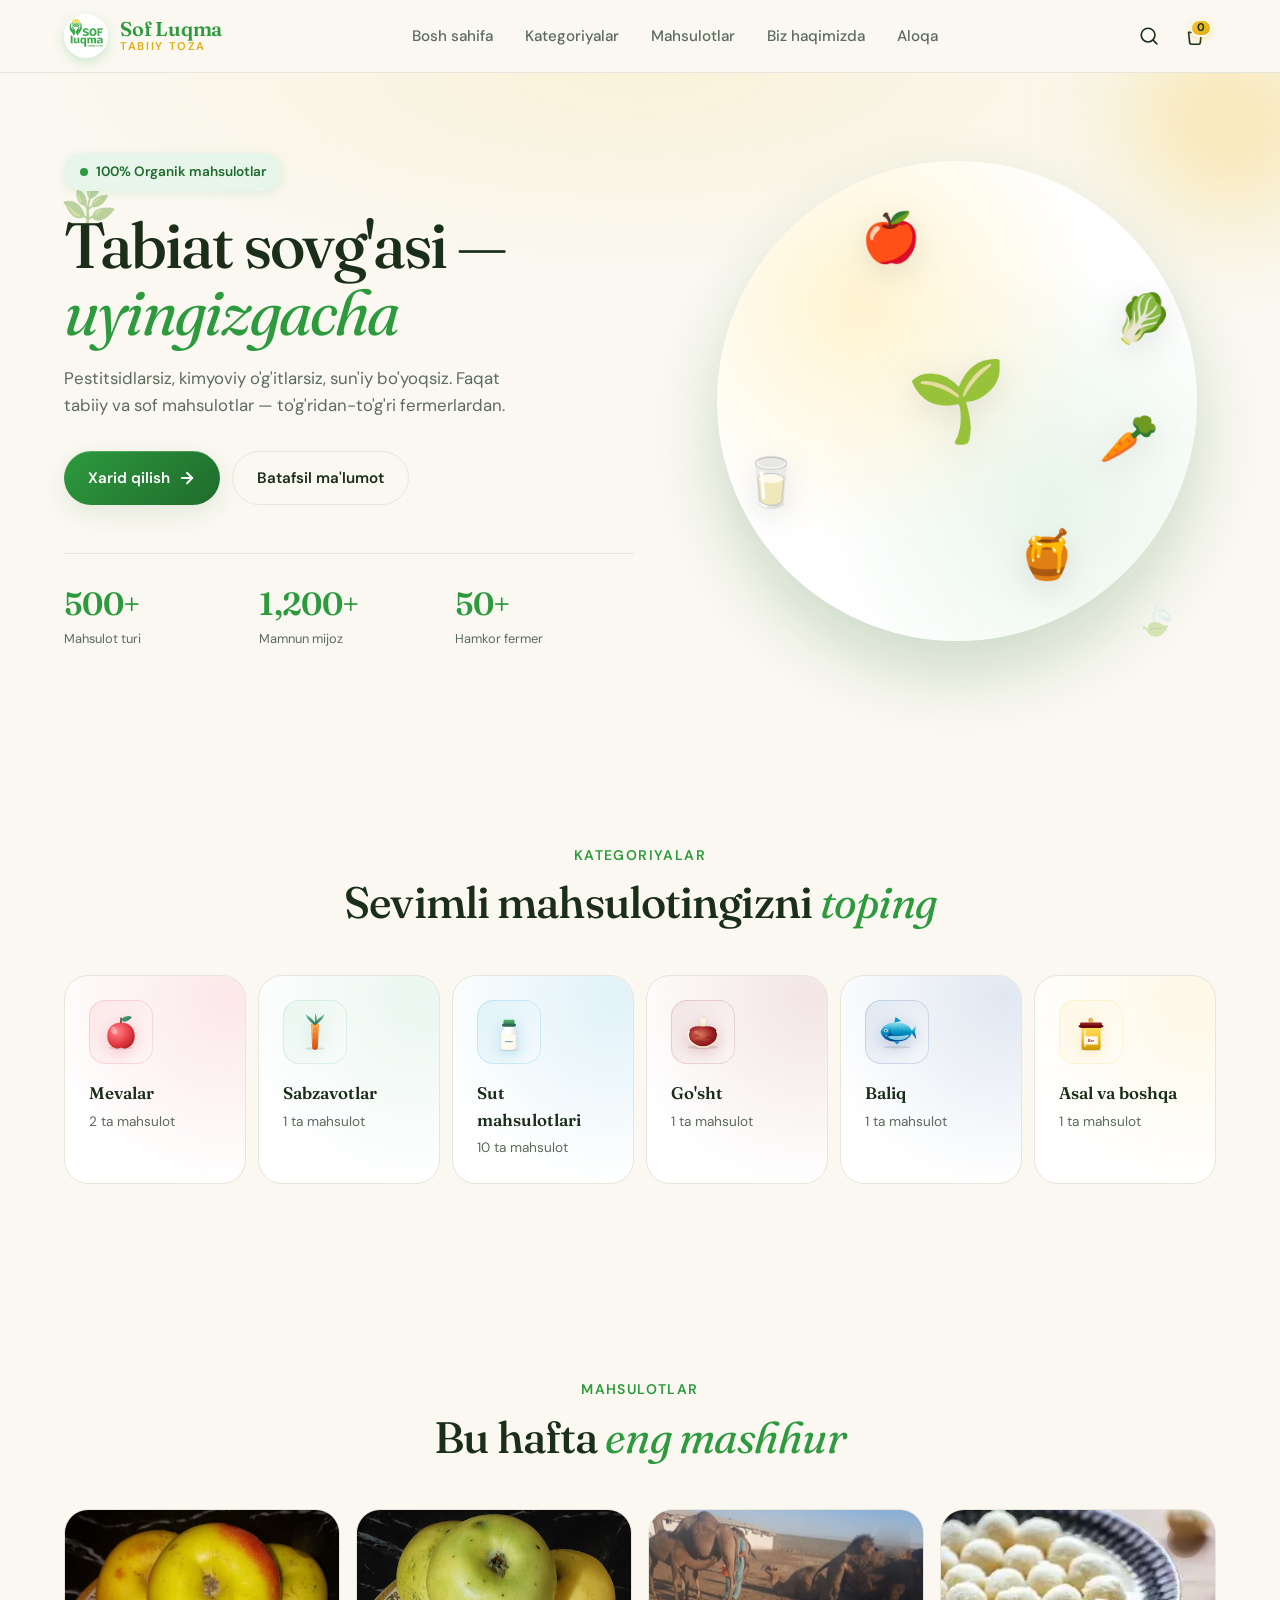
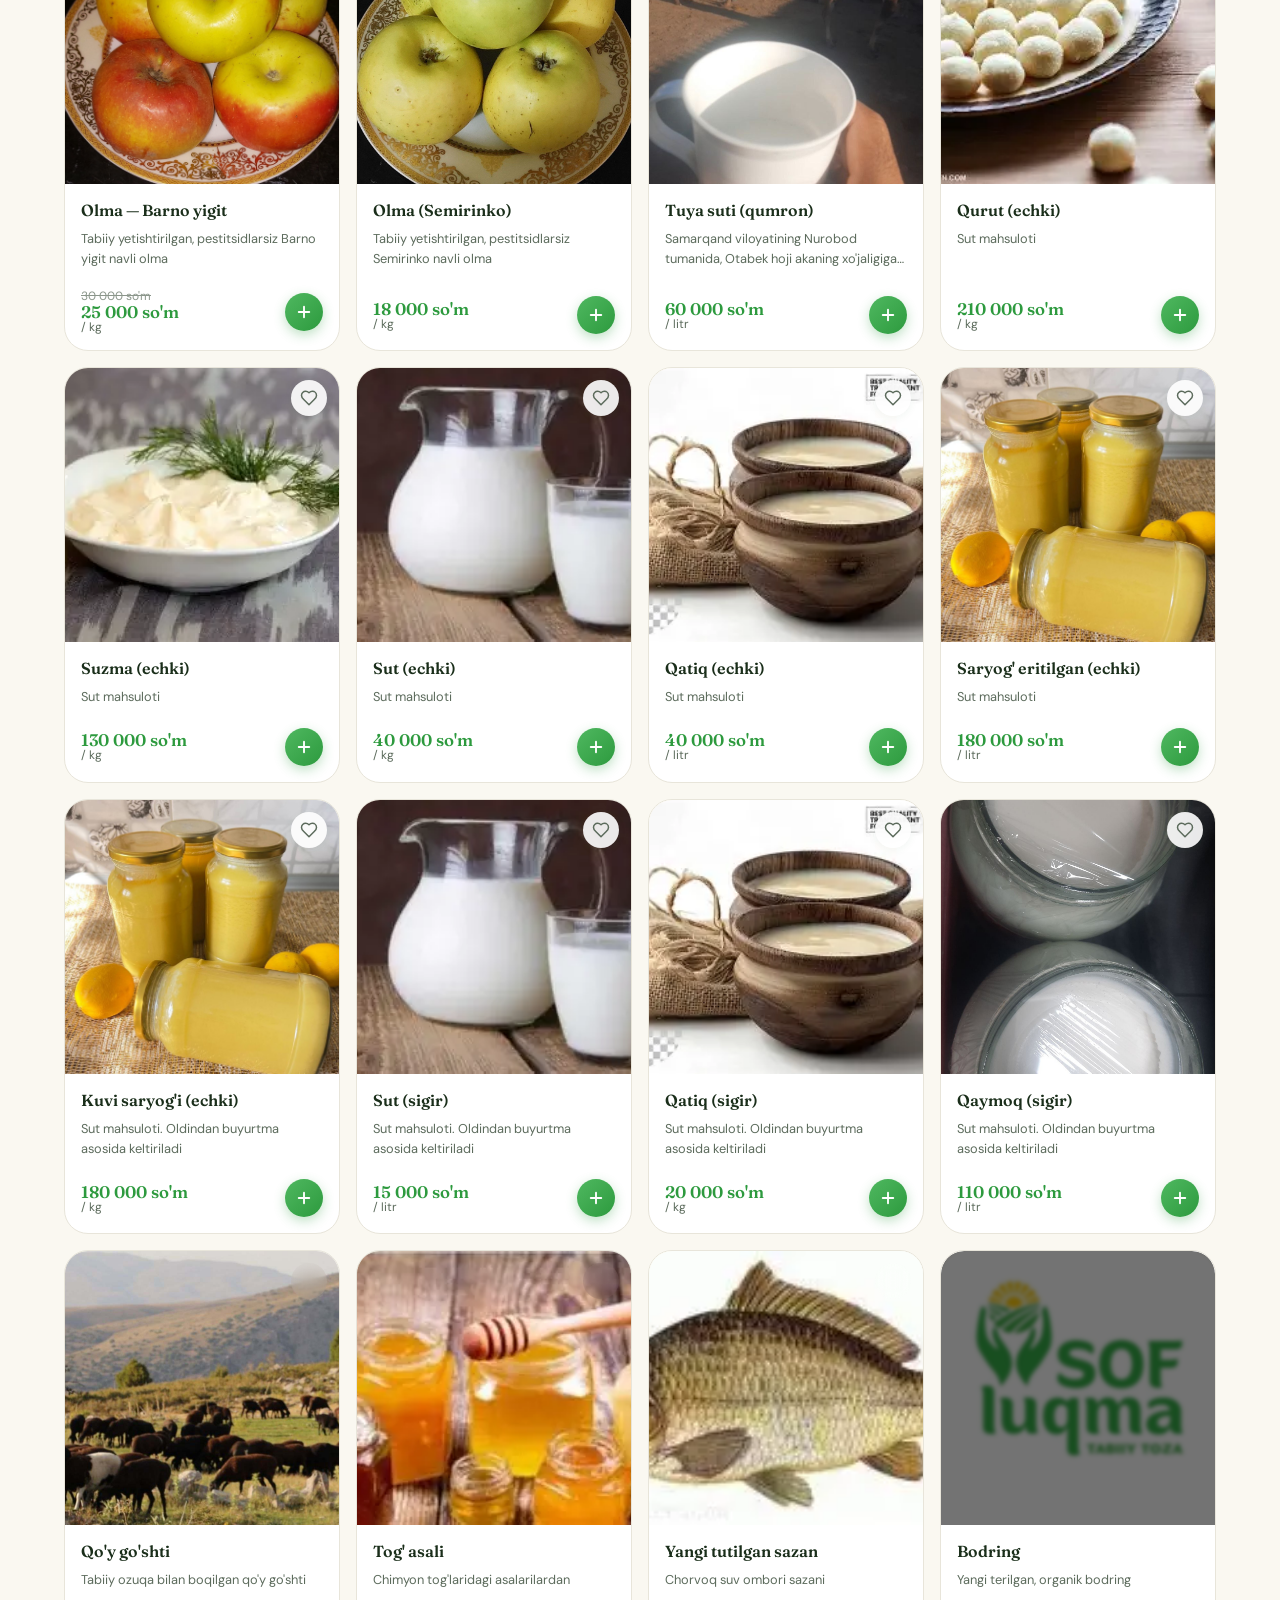
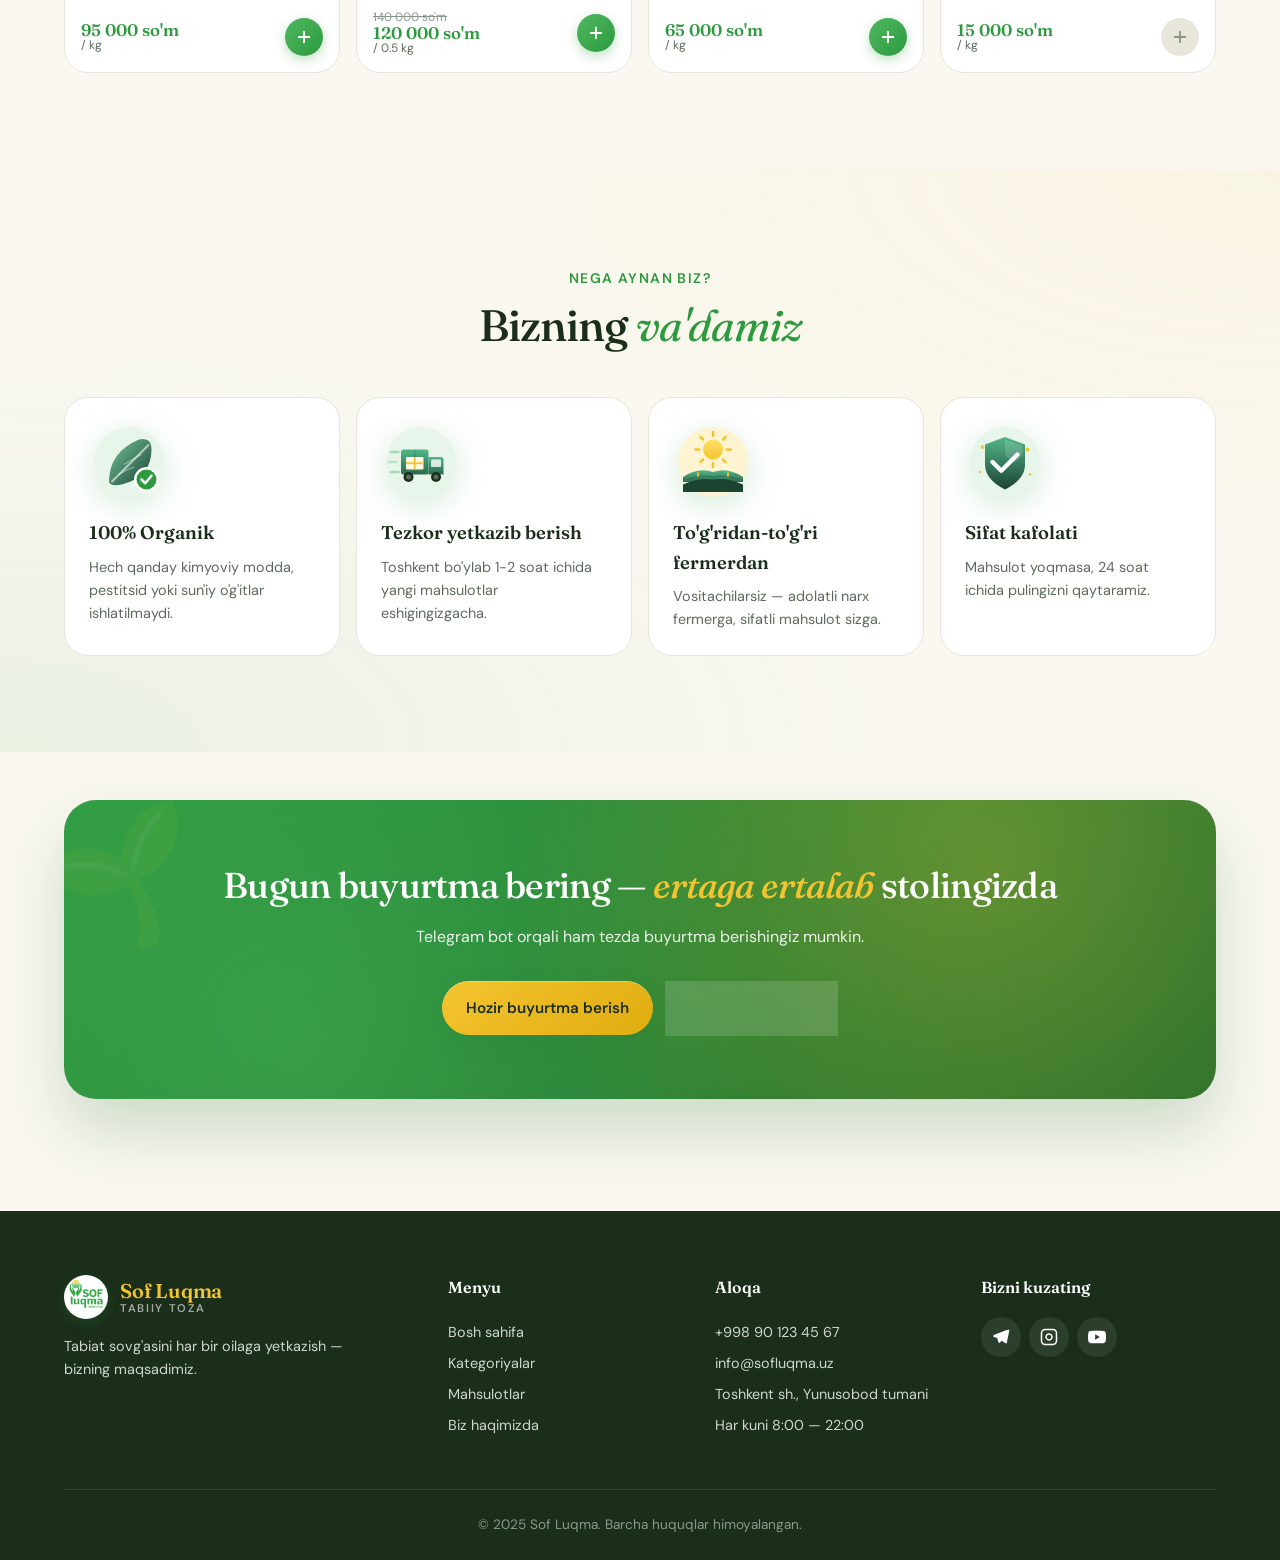
<file: index.html>
<!DOCTYPE html>
<html lang="uz">
<head>
  <meta charset="UTF-8">
  <meta name="viewport" content="width=device-width, initial-scale=1.0, maximum-scale=5.0">
  <meta name="theme-color" content="#2D9A3E">
  <meta name="description" content="Sof Luqma — organik, dorisiz yetishtirilgan tabiiy meva, sabzavot, sut, go'sht va baliq mahsulotlari. Toshkent bo'ylab yetkazib berish.">
  <title>Sof Luqma — Tabiiy Toza Mahsulotlar</title>

  <link rel="icon" type="image/jpeg" href="images/logo.jpg">

  <!-- Telegram Web App SDK -->
  <script src="https://telegram.org/js/telegram-web-app.js"></script>

  <!-- Fonts: Fraunces (display) + DM Sans (body) -->
  <link rel="preconnect" href="https://fonts.googleapis.com">
  <link rel="preconnect" href="https://fonts.gstatic.com" crossorigin>
  <link href="https://fonts.googleapis.com/css2?family=Fraunces:opsz,wght@9..144,400;9..144,500;9..144,600;9..144,700&family=DM+Sans:wght@400;500;600;700&display=swap" rel="stylesheet">

  <link rel="stylesheet" href="static/css/style.css">
</head>
<body>

  <!-- =================== HEADER =================== -->
  <header class="header" id="header">
    <div class="container header__inner">

      <a href="#home" class="logo" aria-label="Sof Luqma — bosh sahifa">
        <img src="static/img/logo.jpg" alt="" class="logo__img">
        <div class="logo__text">
          <span class="logo__name">Sof Luqma</span>
          <span class="logo__tagline">Tabiiy Toza</span>
        </div>
      </a>

      <nav class="nav" aria-label="Asosiy menyu">
        <ul class="nav__list">
          <li><a href="#home" class="nav__link">Bosh sahifa</a></li>
          <li><a href="#categories" class="nav__link">Kategoriyalar</a></li>
          <li><a href="#products" class="nav__link">Mahsulotlar</a></li>
          <li><a href="#features" class="nav__link">Biz haqimizda</a></li>
          <li><a href="#contact" class="nav__link">Aloqa</a></li>
        </ul>
      </nav>

      <div class="header__actions">
        <!-- Search — Phosphor-style stroke icon -->
        <button class="icon-btn" aria-label="Qidiruv">
          <svg width="22" height="22" viewBox="0 0 24 24" fill="none" stroke="currentColor" stroke-width="1.8" stroke-linecap="round" stroke-linejoin="round">
            <circle cx="11" cy="11" r="7.5"/>
            <path d="m20.5 20.5-4-4"/>
          </svg>
        </button>

        <!-- Cart — premium bag icon -->
        <button class="icon-btn cart-btn" aria-label="Savat" id="cartBtn">
          <svg width="22" height="22" viewBox="0 0 24 24" fill="none" stroke="currentColor" stroke-width="1.8" stroke-linecap="round" stroke-linejoin="round">
            <path d="M5 8h14l-1.2 11.2a2 2 0 0 1-2 1.8H8.2a2 2 0 0 1-2-1.8L5 8Z"/>
            <path d="M9 8V6a3 3 0 0 1 6 0v2"/>
          </svg>
          <span class="cart-btn__badge" id="cartBadge">0</span>
        </button>

        <!-- Burger -->
        <button class="icon-btn burger" aria-label="Menyuni ochish" id="burgerBtn">
          <span></span><span></span><span></span>
        </button>
      </div>
    </div>
  </header>

  <main>

    <!-- =================== HERO =================== -->
    <section class="hero" id="home">
      <div class="hero__decor hero__decor--sun" aria-hidden="true"></div>
      <div class="hero__decor hero__decor--leaf" aria-hidden="true">🌿</div>
      <div class="hero__decor hero__decor--leaf-2" aria-hidden="true">🍃</div>

      <div class="container hero__inner">
        <div class="hero__content">
          <span class="hero__badge">
            <span class="hero__badge-dot"></span>
            100% Organik mahsulotlar
          </span>
          <h1 class="hero__title">
            Tabiat sovg'asi —<br>
            <em>uyingizgacha</em>
          </h1>
          <p class="hero__desc">
            Pestitsidlarsiz, kimyoviy o'g'itlarsiz, sun'iy bo'yoqsiz.
            Faqat tabiiy va sof mahsulotlar — to'g'ridan-to'g'ri fermerlardan.
          </p>

          <div class="hero__actions">
            <a href="#products" class="btn btn--primary">
              Xarid qilish
              <svg width="18" height="18" viewBox="0 0 24 24" fill="none" stroke="currentColor" stroke-width="2.5" stroke-linecap="round" stroke-linejoin="round"><path d="M5 12h14"/><path d="m12 5 7 7-7 7"/></svg>
            </a>
            <a href="#features" class="btn btn--ghost">Batafsil ma'lumot</a>
          </div>

          <ul class="hero__stats">
            <li><strong>500+</strong><span>Mahsulot turi</span></li>
            <li><strong>1,200+</strong><span>Mamnun mijoz</span></li>
            <li><strong>50+</strong><span>Hamkor fermer</span></li>
          </ul>
        </div>

        <div class="hero__visual" aria-hidden="true">
          <div class="hero__circle">
            <span class="hero__emoji hero__emoji--1">🍎</span>
            <span class="hero__emoji hero__emoji--2">🥬</span>
            <span class="hero__emoji hero__emoji--3">🥛</span>
            <span class="hero__emoji hero__emoji--4">🍯</span>
            <span class="hero__emoji hero__emoji--5">🥕</span>
            <span class="hero__emoji hero__emoji--center">🌱</span>
          </div>
        </div>
      </div>
    </section>

    <!-- =================== CATEGORIES =================== -->
    <section class="section categories" id="categories">
      <div class="container">
        <header class="section__header">
          <span class="section__eyebrow">Kategoriyalar</span>
          <h2 class="section__title">Sevimli mahsulotingizni <em>toping</em></h2>
        </header>

        <div class="categories__grid" id="categoriesGrid"></div>
      </div>
    </section>

    <!-- =================== PRODUCTS =================== -->
    <section class="section products" id="products">
      <div class="container">
        <header class="section__header">
          <span class="section__eyebrow">Mahsulotlar</span>
          <h2 class="section__title">Bu hafta <em>eng mashhur</em></h2>
        </header>

        <div class="products__grid" id="productsGrid"></div>
      </div>
    </section>

    <!-- =================== FEATURES =================== -->
    <section class="section features" id="features">
      <div class="container">
        <header class="section__header">
          <span class="section__eyebrow">Nega aynan biz?</span>
          <h2 class="section__title">Bizning <em>va'damiz</em></h2>
        </header>

        <div class="features__grid">
          <article class="feature">
            <div class="feature__icon-wrap" data-feature="organic"></div>
            <h3 class="feature__title">100% Organik</h3>
            <p class="feature__desc">Hech qanday kimyoviy modda, pestitsid yoki sun'iy o'g'itlar ishlatilmaydi.</p>
          </article>

          <article class="feature">
            <div class="feature__icon-wrap" data-feature="delivery"></div>
            <h3 class="feature__title">Tezkor yetkazib berish</h3>
            <p class="feature__desc">Toshkent bo'ylab 1-2 soat ichida yangi mahsulotlar eshigingizgacha.</p>
          </article>

          <article class="feature">
            <div class="feature__icon-wrap" data-feature="farmer"></div>
            <h3 class="feature__title">To'g'ridan-to'g'ri fermerdan</h3>
            <p class="feature__desc">Vositachilarsiz — adolatli narx fermerga, sifatli mahsulot sizga.</p>
          </article>

          <article class="feature">
            <div class="feature__icon-wrap" data-feature="quality"></div>
            <h3 class="feature__title">Sifat kafolati</h3>
            <p class="feature__desc">Mahsulot yoqmasa, 24 soat ichida pulingizni qaytaramiz.</p>
          </article>
        </div>
      </div>
    </section>

    <!-- =================== CTA =================== -->
    <section class="cta">
      <div class="container">
        <div class="cta__inner">
          <div class="cta__content">
            <h2 class="cta__title">Bugun buyurtma bering — <em>ertaga ertalab</em> stolingizda</h2>
            <p class="cta__desc">Telegram bot orqali ham tezda buyurtma berishingiz mumkin.</p>
          </div>
          <div class="cta__actions">
            <a href="#products" class="btn btn--accent">Hozir buyurtma berish</a>
            <a href="https://t.me/" class="btn btn--ghost-light" target="_blank" rel="noopener">
              <svg width="18" height="18" viewBox="0 0 24 24" fill="currentColor"><path d="M21.05 2.927a1.5 1.5 0 0 0-1.554-.27L2.495 9.31a1.5 1.5 0 0 0 .078 2.808l4.31 1.317 1.633 5.46a1.2 1.2 0 0 0 2.013.534l2.516-2.5 4.41 3.222a1.5 1.5 0 0 0 2.353-.95l3.18-15.34a1.5 1.5 0 0 0-.939-1.934Z"/></svg>
              Telegram bot
            </a>
          </div>
        </div>
      </div>
    </section>
  </main>

  <!-- =================== FOOTER =================== -->
  <footer class="footer" id="contact">
    <div class="container">
      <div class="footer__grid">

        <div class="footer__brand">
          <div class="logo logo--footer">
            <img src="static/img/logo.jpg" alt="" class="logo__img">
            <div class="logo__text">
              <span class="logo__name">Sof Luqma</span>
              <span class="logo__tagline">Tabiiy Toza</span>
            </div>
          </div>
          <p class="footer__tagline">Tabiat sovg'asini har bir oilaga yetkazish — bizning maqsadimiz.</p>
        </div>

        <div class="footer__col">
          <h4>Menyu</h4>
          <ul>
            <li><a href="#home">Bosh sahifa</a></li>
            <li><a href="#categories">Kategoriyalar</a></li>
            <li><a href="#products">Mahsulotlar</a></li>
            <li><a href="#features">Biz haqimizda</a></li>
          </ul>
        </div>

        <div class="footer__col">
          <h4>Aloqa</h4>
          <ul>
            <li><a href="tel:+998901234567">+998 90 123 45 67</a></li>
            <li><a href="mailto:info@sofluqma.uz">info@sofluqma.uz</a></li>
            <li>Toshkent sh., Yunusobod tumani</li>
            <li>Har kuni 8:00 — 22:00</li>
          </ul>
        </div>

        <div class="footer__col">
          <h4>Bizni kuzating</h4>
          <div class="socials">
            <a href="#" class="social" aria-label="Telegram">
              <svg width="18" height="18" viewBox="0 0 24 24" fill="currentColor"><path d="M21.05 2.927a1.5 1.5 0 0 0-1.554-.27L2.495 9.31a1.5 1.5 0 0 0 .078 2.808l4.31 1.317 1.633 5.46a1.2 1.2 0 0 0 2.013.534l2.516-2.5 4.41 3.222a1.5 1.5 0 0 0 2.353-.95l3.18-15.34a1.5 1.5 0 0 0-.939-1.934Z"/></svg>
            </a>
            <a href="#" class="social" aria-label="Instagram">
              <svg width="18" height="18" viewBox="0 0 24 24" fill="none" stroke="currentColor" stroke-width="2"><rect width="20" height="20" x="2" y="2" rx="5"/><path d="M16 11.37A4 4 0 1 1 12.63 8 4 4 0 0 1 16 11.37z"/><line x1="17.5" x2="17.51" y1="6.5" y2="6.5"/></svg>
            </a>
            <a href="#" class="social" aria-label="YouTube">
              <svg width="18" height="18" viewBox="0 0 24 24" fill="currentColor"><path d="M23.498 6.186a3.016 3.016 0 0 0-2.122-2.136C19.505 3.545 12 3.545 12 3.545s-7.505 0-9.377.505A3.017 3.017 0 0 0 .502 6.186C0 8.07 0 12 0 12s0 3.93.502 5.814a3.016 3.016 0 0 0 2.122 2.136c1.871.505 9.376.505 9.376.505s7.505 0 9.377-.505a3.015 3.015 0 0 0 2.122-2.136C24 15.93 24 12 24 12s0-3.93-.502-5.814zM9.545 15.568V8.432L15.818 12l-6.273 3.568z"/></svg>
            </a>
          </div>
        </div>
      </div>

      <div class="footer__bottom">
        <p>© 2025 Sof Luqma. Barcha huquqlar himoyalangan.</p>
      </div>
    </div>
  </footer>

  <!-- Scripts: tartib muhim — icons -> data -> main -->
  <script src="static/js/icons.js"></script>
  <script src="static/js/data.js"></script>
  <script src="static/js/main.js"></script>
</body>
</html>
</file>
<file: static/css/style.css>
/* ============================================
   SOF LUQMA — Premium Stylesheet
   ============================================ */


/* ========== 1. DESIGN TOKENS ========== */
:root {
  /* Brand colors */
  --color-primary:        #2D9A3E;
  --color-primary-dark:   #1F6B2C;
  --color-primary-light:  #4FB860;
  --color-primary-50:     #E8F5EA;

  --color-accent:         #F4C430;
  --color-accent-dark:    #E0AD0F;
  --color-accent-soft:    #FFF4D1;

  --color-bg:             #FAF8F1;
  --color-bg-alt:         #FFFFFF;
  --color-surface:        #FFFFFF;

  --color-text:           #1A2E1A;
  --color-text-soft:      #5C6B5C;
  --color-text-muted:     #8B968B;
  --color-border:         #E8E5DA;

  --color-danger:         #E63946;
  --color-success:        #2D9A3E;

  /* Typography */
  --font-display: 'Fraunces', Georgia, serif;
  --font-body:    'DM Sans', system-ui, -apple-system, sans-serif;

  /* Spacing */
  --space-1: 0.25rem;  --space-2: 0.5rem;  --space-3: 0.75rem;
  --space-4: 1rem;     --space-5: 1.25rem; --space-6: 1.5rem;
  --space-8: 2rem;     --space-10: 2.5rem; --space-12: 3rem;
  --space-16: 4rem;    --space-20: 5rem;   --space-24: 6rem;

  /* Radii */
  --radius-sm: 0.5rem;  --radius-md: 1rem;
  --radius-lg: 1.5rem;  --radius-xl: 2rem;
  --radius-pill: 999px;

  /* Premium shadows */
  --shadow-sm:   0 2px 8px rgba(31, 107, 44, 0.06);
  --shadow-md:   0 8px 24px rgba(31, 107, 44, 0.10);
  --shadow-lg:   0 20px 50px rgba(31, 107, 44, 0.15);
  --shadow-xl:   0 32px 64px rgba(31, 107, 44, 0.20);
  --shadow-glow: 0 0 40px rgba(45, 154, 62, 0.25);

  /* Layout */
  --container: 1200px;
  --header-h:  72px;

  /* Motion */
  --ease:      cubic-bezier(0.4, 0, 0.2, 1);
  --ease-out:  cubic-bezier(0.16, 1, 0.3, 1);
  --ease-bounce: cubic-bezier(0.34, 1.56, 0.64, 1);
  --transition: 0.3s var(--ease);
}


/* ========== 2. RESET & BASE ========== */
*, *::before, *::after { box-sizing: border-box; }
* { margin: 0; padding: 0; }

html { scroll-behavior: smooth; -webkit-text-size-adjust: 100%; }

body {
  font-family: var(--font-body);
  font-size: 16px;
  line-height: 1.6;
  color: var(--color-text);
  background: var(--color-bg);
  -webkit-font-smoothing: antialiased;
  overflow-x: hidden;
}

img { max-width: 100%; display: block; }
a { color: inherit; text-decoration: none; }
button { font: inherit; cursor: pointer; background: none; border: none; color: inherit; }
ul { list-style: none; }


/* ========== 3. UTILITIES ========== */
.container {
  width: 100%;
  max-width: var(--container);
  margin: 0 auto;
  padding: 0 var(--space-4);
}

.section { padding: var(--space-16) 0; }

.section__header {
  text-align: center;
  margin-bottom: var(--space-12);
  max-width: 600px;
  margin-left: auto;
  margin-right: auto;
}

.section__eyebrow {
  display: inline-block;
  font-size: 0.875rem;
  font-weight: 600;
  letter-spacing: 0.1em;
  text-transform: uppercase;
  color: var(--color-primary);
  margin-bottom: var(--space-3);
}

.section__title {
  font-family: var(--font-display);
  font-size: clamp(1.75rem, 5vw, 2.75rem);
  font-weight: 500;
  line-height: 1.1;
  letter-spacing: -0.02em;
}

.section__title em {
  font-style: italic;
  color: var(--color-primary);
  font-weight: 400;
}


/* ========== 4. BUTTONS ========== */
.btn {
  display: inline-flex;
  align-items: center;
  gap: var(--space-2);
  padding: 0.875rem 1.5rem;
  font-size: 0.95rem;
  font-weight: 600;
  border-radius: var(--radius-pill);
  transition: all var(--transition);
  white-space: nowrap;
}

.btn--primary {
  background: linear-gradient(135deg, var(--color-primary) 0%, var(--color-primary-dark) 100%);
  color: white;
  box-shadow: var(--shadow-md), inset 0 1px 0 rgba(255, 255, 255, 0.2);
}
.btn--primary:hover {
  transform: translateY(-2px);
  box-shadow: var(--shadow-lg), inset 0 1px 0 rgba(255, 255, 255, 0.2);
}

.btn--accent {
  background: linear-gradient(135deg, var(--color-accent) 0%, var(--color-accent-dark) 100%);
  color: var(--color-text);
  box-shadow: var(--shadow-md), inset 0 1px 0 rgba(255, 255, 255, 0.3);
}
.btn--accent:hover { transform: translateY(-2px); box-shadow: var(--shadow-lg); }

.btn--ghost {
  background: transparent;
  color: var(--color-text);
  border: 1.5px solid var(--color-border);
}
.btn--ghost:hover {
  border-color: var(--color-primary);
  color: var(--color-primary);
  background: var(--color-primary-50);
}

.btn--ghost-light {
  background: rgba(255, 255, 255, 0.15);
  color: white;
  border: 1.5px solid rgba(255, 255, 255, 0.3);
  backdrop-filter: blur(10px);
}
.btn--ghost-light:hover { background: rgba(255, 255, 255, 0.25); }

.icon-btn {
  position: relative;
  width: 42px;
  height: 42px;
  display: inline-flex;
  align-items: center;
  justify-content: center;
  border-radius: var(--radius-pill);
  color: var(--color-text);
  transition: all var(--transition);
}
.icon-btn:hover {
  background: var(--color-primary-50);
  color: var(--color-primary);
  transform: translateY(-1px);
}

.cart-btn__badge {
  position: absolute;
  top: 4px;
  right: 4px;
  min-width: 18px;
  height: 18px;
  padding: 0 5px;
  background: linear-gradient(135deg, var(--color-accent) 0%, var(--color-accent-dark) 100%);
  color: var(--color-text);
  font-size: 0.7rem;
  font-weight: 700;
  border-radius: var(--radius-pill);
  display: flex;
  align-items: center;
  justify-content: center;
  border: 2px solid var(--color-bg);
  box-shadow: 0 2px 6px rgba(244, 196, 48, 0.4);
}

.cart-btn__badge--pop {
  animation: badgePop 0.4s var(--ease-bounce);
}


/* ========== 5. HEADER ========== */
.header {
  position: sticky;
  top: 0;
  z-index: 100;
  background: rgba(250, 248, 241, 0.85);
  backdrop-filter: blur(20px);
  -webkit-backdrop-filter: blur(20px);
  border-bottom: 1px solid var(--color-border);
}

.header__inner {
  display: flex;
  align-items: center;
  justify-content: space-between;
  height: var(--header-h);
  gap: var(--space-4);
}

.logo {
  display: flex;
  align-items: center;
  gap: var(--space-3);
  flex-shrink: 0;
}

.logo__img {
  width: 44px;
  height: 44px;
  border-radius: var(--radius-pill);
  object-fit: cover;
  box-shadow: 0 4px 12px rgba(45, 154, 62, 0.2);
}

.logo__text {
  display: flex;
  flex-direction: column;
  line-height: 1;
}

.logo__name {
  font-family: var(--font-display);
  font-size: 1.25rem;
  font-weight: 600;
  color: var(--color-primary);
  letter-spacing: -0.01em;
}

.logo__tagline {
  font-size: 0.7rem;
  font-weight: 600;
  letter-spacing: 0.15em;
  text-transform: uppercase;
  color: var(--color-accent-dark);
  margin-top: 2px;
}

.nav { display: none; }

.nav__list { display: flex; gap: var(--space-8); }

.nav__link {
  font-size: 0.95rem;
  font-weight: 500;
  color: var(--color-text-soft);
  transition: color var(--transition);
  position: relative;
}
.nav__link:hover { color: var(--color-primary); }
.nav__link::after {
  content: '';
  position: absolute;
  bottom: -6px;
  left: 50%;
  transform: translateX(-50%);
  width: 0;
  height: 2px;
  background: var(--color-primary);
  transition: width var(--transition);
}
.nav__link:hover::after { width: 100%; }

.header__actions { display: flex; align-items: center; gap: var(--space-1); }

.burger {
  display: flex;
  flex-direction: column;
  justify-content: center;
  align-items: center;
  gap: 4px;
}
.burger span {
  display: block;
  width: 20px;
  height: 2px;
  background: var(--color-text);
  border-radius: 2px;
  transition: all var(--transition);
}


/* ========== 6.1 HERO ========== */
.hero {
  position: relative;
  padding: var(--space-12) 0 var(--space-16);
  overflow: hidden;
  background:
    radial-gradient(ellipse 80% 50% at 50% 0%,
      rgba(244, 196, 48, 0.12) 0%, transparent 60%),
    var(--color-bg);
}

.hero__decor { position: absolute; pointer-events: none; user-select: none; }

.hero__decor--sun {
  top: -100px; right: -100px;
  width: 300px; height: 300px;
  background: radial-gradient(circle, rgba(244, 196, 48, 0.4) 0%, transparent 70%);
  border-radius: 50%;
  filter: blur(40px);
}

.hero__decor--leaf {
  top: 15%; left: 5%;
  font-size: 2.5rem;
  opacity: 0.4;
  transform: rotate(-25deg);
  animation: float 6s ease-in-out infinite;
}

.hero__decor--leaf-2 {
  bottom: 15%; right: 8%;
  font-size: 2rem;
  opacity: 0.3;
  transform: rotate(20deg);
  animation: float 8s ease-in-out infinite reverse;
}

.hero__inner {
  display: grid;
  grid-template-columns: 1fr;
  gap: var(--space-12);
  align-items: center;
  position: relative;
  z-index: 1;
}

.hero__badge {
  display: inline-flex;
  align-items: center;
  gap: var(--space-2);
  padding: 0.5rem 1rem;
  background: var(--color-primary-50);
  color: var(--color-primary-dark);
  font-size: 0.85rem;
  font-weight: 600;
  border-radius: var(--radius-pill);
  margin-bottom: var(--space-5);
  box-shadow: 0 2px 8px rgba(45, 154, 62, 0.12);
}

.hero__badge-dot {
  width: 8px; height: 8px;
  background: var(--color-primary);
  border-radius: 50%;
  animation: pulse 2s ease-in-out infinite;
}

.hero__title {
  font-family: var(--font-display);
  font-size: clamp(2.25rem, 7vw, 4rem);
  font-weight: 500;
  line-height: 1.05;
  letter-spacing: -0.03em;
  margin-bottom: var(--space-5);
}

.hero__title em {
  font-style: italic;
  color: var(--color-primary);
  font-weight: 400;
}

.hero__desc {
  font-size: 1.05rem;
  color: var(--color-text-soft);
  max-width: 480px;
  margin-bottom: var(--space-8);
}

.hero__actions {
  display: flex;
  flex-wrap: wrap;
  gap: var(--space-3);
  margin-bottom: var(--space-12);
}

.hero__stats {
  display: grid;
  grid-template-columns: repeat(3, 1fr);
  gap: var(--space-4);
  padding-top: var(--space-6);
  border-top: 1px solid var(--color-border);
}

.hero__stats li { display: flex; flex-direction: column; }

.hero__stats strong {
  font-family: var(--font-display);
  font-size: clamp(1.5rem, 4vw, 2rem);
  font-weight: 600;
  color: var(--color-primary);
  letter-spacing: -0.02em;
}

.hero__stats span { font-size: 0.8rem; color: var(--color-text-soft); }

.hero__visual { display: none; }

.hero__circle {
  position: relative;
  width: 100%;
  aspect-ratio: 1;
  max-width: 480px;
  margin: 0 auto;
  background:
    radial-gradient(circle at 30% 30%, var(--color-accent-soft) 0%, transparent 50%),
    radial-gradient(circle at 70% 70%, var(--color-primary-50) 0%, transparent 50%),
    white;
  border-radius: 50%;
  box-shadow: var(--shadow-xl);
}

.hero__emoji {
  position: absolute;
  font-size: 3rem;
  filter: drop-shadow(0 8px 16px rgba(0, 0, 0, 0.1));
}

.hero__emoji--center { top: 50%; left: 50%; transform: translate(-50%, -50%); font-size: 5rem; animation: bounce 3s ease-in-out infinite; }
.hero__emoji--1 { top: 8%;  left: 30%; animation: float 5s ease-in-out infinite; }
.hero__emoji--2 { top: 25%; right: 5%; animation: float 6s ease-in-out infinite 0.5s; }
.hero__emoji--3 { bottom: 25%; left: 5%; animation: float 7s ease-in-out infinite 1s; }
.hero__emoji--4 { bottom: 10%; right: 25%; animation: float 5.5s ease-in-out infinite 1.5s; }
.hero__emoji--5 { top: 50%; right: 8%; animation: float 6.5s ease-in-out infinite 2s; }


/* ========== 6.2 CATEGORIES — PREMIUM ========== */
.categories__grid {
  display: grid;
  grid-template-columns: repeat(2, 1fr);
  gap: var(--space-3);
}

/**
 * Category card — glassmorphism + gradient mesh background
 * --cat-color JS orqali har bir kategoriyaga unique ranglardan keladi
 */
.category-card {
  position: relative;
  display: flex;
  flex-direction: column;
  align-items: flex-start;
  padding: var(--space-6);
  background: var(--color-surface);
  border: 1px solid var(--color-border);
  border-radius: var(--radius-lg);
  transition: all 0.4s var(--ease-out);
  overflow: hidden;
  cursor: pointer;
  isolation: isolate;
}

/* Decorative gradient blob — har bir kategoriyada o'z rangida */
.category-card::before {
  content: '';
  position: absolute;
  top: -50%; right: -50%;
  width: 200%; height: 200%;
  background: radial-gradient(
    circle at 70% 30%,
    color-mix(in srgb, var(--cat-color) 12%, transparent) 0%,
    transparent 50%
  );
  z-index: -1;
  transition: transform 0.6s var(--ease-out);
}

/* Top accent line */
.category-card::after {
  content: '';
  position: absolute;
  top: 0; left: 0; right: 0;
  height: 3px;
  background: linear-gradient(
    90deg,
    transparent 0%,
    var(--cat-color, var(--color-primary)) 50%,
    transparent 100%
  );
  transform: scaleX(0);
  transition: transform 0.4s var(--ease-out);
}

.category-card:hover {
  transform: translateY(-6px);
  box-shadow: var(--shadow-lg);
  border-color: color-mix(in srgb, var(--cat-color) 40%, transparent);
}
.category-card:hover::before { transform: rotate(20deg) scale(1.2); }
.category-card:hover::after { transform: scaleX(1); }

/* Icon wrapper — gradient background bilan */
.category-card__icon-wrap {
  width: 64px;
  height: 64px;
  display: flex;
  align-items: center;
  justify-content: center;
  background: linear-gradient(
    135deg,
    color-mix(in srgb, var(--cat-color) 12%, white) 0%,
    color-mix(in srgb, var(--cat-color) 4%, white) 100%
  );
  border-radius: var(--radius-md);
  margin-bottom: var(--space-4);
  transition: transform 0.4s var(--ease-bounce);
  box-shadow: inset 0 0 0 1px color-mix(in srgb, var(--cat-color) 15%, transparent);
}

.category-card__icon-wrap svg {
  width: 44px;
  height: 44px;
  filter: drop-shadow(0 4px 8px color-mix(in srgb, var(--cat-color) 25%, transparent));
  transition: transform 0.4s var(--ease-bounce);
}

.category-card:hover .category-card__icon-wrap {
  transform: scale(1.05) rotate(-3deg);
}
.category-card:hover .category-card__icon-wrap svg {
  transform: scale(1.1) rotate(3deg);
}

.category-card__name {
  font-family: var(--font-display);
  font-size: 1.05rem;
  font-weight: 600;
  margin-bottom: var(--space-1);
}

.category-card__count {
  font-size: 0.85rem;
  color: var(--color-text-soft);
}


/* ========== 6.3 PRODUCTS — PREMIUM ========== */
.products__grid {
  display: grid;
  grid-template-columns: repeat(2, 1fr);
  gap: var(--space-4);
}

.product {
  position: relative;
  display: flex;
  flex-direction: column;
  background: var(--color-surface);
  border: 1px solid var(--color-border);
  border-radius: var(--radius-lg);
  overflow: hidden;
  transition: all 0.4s var(--ease-out);
}

.product:hover {
  transform: translateY(-6px);
  box-shadow: var(--shadow-lg);
  border-color: var(--color-primary-light);
}

/**
 * Product image area — premium gradient mesh background
 * SVG icon yuqorida "lebituvchi" ko'rinishda
 */
.product__image {
  position: relative;
  aspect-ratio: 1;
  display: flex;
  align-items: center;
  justify-content: center;
  background:
    radial-gradient(circle at 20% 20%, var(--color-accent-soft) 0%, transparent 40%),
    radial-gradient(circle at 80% 80%, var(--color-primary-50) 0%, transparent 50%),
    var(--color-bg);
  overflow: hidden;
}

/* Decorative glow behind product icon */
.product__image::before {
  content: '';
  position: absolute;
  width: 100%;
  height: 100%;
  background: radial-gradient(
    circle at center,
    rgba(255, 255, 255, 0.6) 0%,
    transparent 60%
  );
  filter: blur(20px);
}

.product__icon {
  position: relative;
  width: 60%;
  height: 60%;
  display: flex;
  align-items: center;
  justify-content: center;
  filter: drop-shadow(0 12px 24px rgba(0, 0, 0, 0.15));
  transition: transform 0.5s var(--ease-bounce);
  z-index: 1;
}

.product__icon svg {
  width: 100%;
  height: 100%;
}

.product:hover .product__icon {
  transform: scale(1.1) translateY(-4px) rotate(-5deg);
}

/**
 * Product image (real photo) — SVG fallback bilan bir xil joyda
 * object-fit: cover — rasmni proportional saqlab kvadrat ichini to'ldiradi
 */
.product__photo {
  position: relative;
  width: 100%;
  height: 100%;
  object-fit: cover;
  z-index: 1;
  transition: transform 0.5s var(--ease-bounce);
}

.product:hover .product__photo {
  transform: scale(1.08);
}

.product__badge {
  position: absolute;
  top: var(--space-3);
  left: var(--space-3);
  padding: 0.3rem 0.7rem;
  font-size: 0.7rem;
  font-weight: 700;
  letter-spacing: 0.05em;
  text-transform: uppercase;
  border-radius: var(--radius-pill);
  z-index: 2;
  box-shadow: var(--shadow-sm);
}

.product__badge--Chegirma   { background: linear-gradient(135deg, #FF6B6B 0%, var(--color-danger) 100%); color: white; }
.product__badge--Yangi      { background: linear-gradient(135deg, var(--color-accent) 0%, var(--color-accent-dark) 100%); color: var(--color-text); }
.product__badge--Bestseller { background: linear-gradient(135deg, var(--color-primary-light) 0%, var(--color-primary) 100%); color: white; }

.product__fav {
  position: absolute;
  top: var(--space-3);
  right: var(--space-3);
  width: 36px;
  height: 36px;
  background: rgba(255, 255, 255, 0.9);
  backdrop-filter: blur(10px);
  border-radius: var(--radius-pill);
  display: flex;
  align-items: center;
  justify-content: center;
  color: var(--color-text-soft);
  box-shadow: var(--shadow-sm);
  transition: all var(--transition);
  z-index: 2;
}
.product__fav:hover {
  background: white;
  color: var(--color-danger);
  transform: scale(1.1);
}
.product__fav--active {
  color: var(--color-danger);
  fill: var(--color-danger);
}
.product__fav--active svg { fill: var(--color-danger); }

.product__body {
  padding: var(--space-4);
  display: flex;
  flex-direction: column;
  gap: var(--space-2);
  flex-grow: 1;
}

.product__name {
  font-family: var(--font-display);
  font-size: 1rem;
  font-weight: 600;
  line-height: 1.3;
}

.product__desc {
  font-size: 0.8rem;
  color: var(--color-text-soft);
  display: -webkit-box;
  -webkit-line-clamp: 2;
  -webkit-box-orient: vertical;
  overflow: hidden;
}

.product__bottom {
  display: flex;
  align-items: center;
  justify-content: space-between;
  gap: var(--space-3);
  margin-top: auto;
  padding-top: var(--space-3);
}

.product__prices {
  display: flex;
  flex-direction: column;
  line-height: 1.1;
}

.product__price {
  font-family: var(--font-display);
  font-size: 1.05rem;
  font-weight: 600;
  color: var(--color-primary);
}

.product__old-price {
  font-size: 0.75rem;
  color: var(--color-text-muted);
  text-decoration: line-through;
}

.product__unit {
  font-size: 0.75rem;
  color: var(--color-text-soft);
  font-weight: 400;
}

.product__add {
  width: 38px;
  height: 38px;
  background: linear-gradient(135deg, var(--color-primary-light) 0%, var(--color-primary) 100%);
  color: white;
  border-radius: var(--radius-pill);
  display: flex;
  align-items: center;
  justify-content: center;
  flex-shrink: 0;
  box-shadow: 0 4px 12px rgba(45, 154, 62, 0.3);
  transition: all var(--transition);
}
.product__add:hover {
  transform: scale(1.1) rotate(90deg);
  box-shadow: 0 8px 20px rgba(45, 154, 62, 0.4);
}
.product__add:disabled {
  background: var(--color-border);
  color: var(--color-text-muted);
  cursor: not-allowed;
  transform: none;
  box-shadow: none;
}

.product__add--success {
  animation: addSuccess 0.6s var(--ease-bounce);
}

.product--out-of-stock .product__image::after {
  content: 'Sotuvda yo\'q';
  position: absolute;
  inset: 0;
  background: rgba(0, 0, 0, 0.55);
  backdrop-filter: blur(2px);
  color: white;
  display: flex;
  align-items: center;
  justify-content: center;
  font-weight: 600;
  font-size: 0.9rem;
  z-index: 3;
}


/* ========== 6.4 FEATURES — PREMIUM ========== */
.features {
  background:
    radial-gradient(ellipse at top right, rgba(244, 196, 48, 0.08) 0%, transparent 50%),
    radial-gradient(ellipse at bottom left, rgba(45, 154, 62, 0.08) 0%, transparent 50%),
    var(--color-bg);
}

.features__grid {
  display: grid;
  grid-template-columns: 1fr;
  gap: var(--space-4);
}

.feature {
  position: relative;
  padding: var(--space-6);
  background: var(--color-surface);
  border-radius: var(--radius-lg);
  border: 1px solid var(--color-border);
  transition: all 0.4s var(--ease-out);
  overflow: hidden;
}

/* Subtle gradient overlay on hover */
.feature::before {
  content: '';
  position: absolute;
  inset: 0;
  background: linear-gradient(135deg, var(--color-primary-50) 0%, transparent 100%);
  opacity: 0;
  transition: opacity var(--transition);
  pointer-events: none;
}

.feature:hover {
  transform: translateY(-6px);
  box-shadow: var(--shadow-lg);
  border-color: var(--color-primary-light);
}
.feature:hover::before { opacity: 1; }

.feature__icon-wrap {
  width: 80px;
  height: 80px;
  margin-bottom: var(--space-4);
  position: relative;
  z-index: 1;
}

.feature__icon-wrap svg {
  width: 100%;
  height: 100%;
  filter: drop-shadow(0 8px 16px rgba(45, 154, 62, 0.2));
  transition: transform 0.4s var(--ease-bounce);
}

.feature:hover .feature__icon-wrap svg {
  transform: scale(1.1) rotate(-5deg);
}

.feature__title {
  font-family: var(--font-display);
  font-size: 1.15rem;
  font-weight: 600;
  margin-bottom: var(--space-2);
  position: relative;
}

.feature__desc {
  font-size: 0.9rem;
  color: var(--color-text-soft);
  position: relative;
}


/* ========== 6.5 CTA ========== */
.cta { padding: var(--space-12) 0; }

.cta__inner {
  position: relative;
  padding: var(--space-12) var(--space-6);
  background:
    radial-gradient(circle at 80% 20%, rgba(244, 196, 48, 0.3) 0%, transparent 50%),
    radial-gradient(circle at 20% 80%, rgba(79, 184, 96, 0.4) 0%, transparent 50%),
    linear-gradient(135deg, var(--color-primary) 0%, var(--color-primary-dark) 100%);
  border-radius: var(--radius-xl);
  color: white;
  text-align: center;
  overflow: hidden;
  box-shadow: var(--shadow-xl);
}

.cta__inner::before {
  content: '🌱';
  position: absolute;
  top: -20px;
  left: -20px;
  font-size: 8rem;
  opacity: 0.1;
  transform: rotate(-15deg);
}

.cta__title {
  font-family: var(--font-display);
  font-size: clamp(1.5rem, 4vw, 2.25rem);
  font-weight: 500;
  line-height: 1.2;
  letter-spacing: -0.02em;
  margin-bottom: var(--space-4);
  position: relative;
}

.cta__title em { font-style: italic; color: var(--color-accent); }

.cta__desc { opacity: 0.9; margin-bottom: var(--space-8); position: relative; }

.cta__actions {
  display: flex;
  flex-wrap: wrap;
  gap: var(--space-3);
  justify-content: center;
  position: relative;
}


/* ========== 7. FOOTER ========== */
.footer {
  background: var(--color-text);
  color: rgba(255, 255, 255, 0.8);
  padding: var(--space-16) 0 var(--space-6);
  margin-top: var(--space-16);
}

.footer__grid {
  display: grid;
  grid-template-columns: 1fr;
  gap: var(--space-8);
  padding-bottom: var(--space-12);
  border-bottom: 1px solid rgba(255, 255, 255, 0.1);
}

.logo--footer .logo__name { color: var(--color-accent); }
.logo--footer .logo__tagline { color: rgba(255, 255, 255, 0.6); }

.footer__tagline { margin-top: var(--space-4); font-size: 0.9rem; max-width: 320px; }

.footer__col h4 {
  font-family: var(--font-display);
  font-size: 1rem;
  font-weight: 600;
  color: white;
  margin-bottom: var(--space-4);
}

.footer__col ul li { padding: var(--space-1) 0; font-size: 0.9rem; }
.footer__col ul li a { transition: color var(--transition); }
.footer__col ul li a:hover { color: var(--color-accent); }

.socials { display: flex; gap: var(--space-2); }

.social {
  width: 40px;
  height: 40px;
  display: flex;
  align-items: center;
  justify-content: center;
  background: rgba(255, 255, 255, 0.08);
  border-radius: var(--radius-pill);
  color: white;
  transition: all var(--transition);
}
.social:hover {
  background: var(--color-accent);
  color: var(--color-text);
  transform: translateY(-2px);
}

.footer__bottom {
  padding-top: var(--space-6);
  text-align: center;
  font-size: 0.85rem;
  color: rgba(255, 255, 255, 0.5);
}


/* ========== 8. ANIMATIONS ========== */
@keyframes float {
  0%, 100% { transform: translateY(0) rotate(var(--r, 0deg)); }
  50%      { transform: translateY(-15px) rotate(var(--r, 0deg)); }
}

@keyframes pulse {
  0%, 100% { opacity: 1; transform: scale(1); }
  50%      { opacity: 0.6; transform: scale(1.3); }
}

@keyframes bounce {
  0%, 100% { transform: translate(-50%, -50%) translateY(0); }
  50%      { transform: translate(-50%, -50%) translateY(-12px); }
}

@keyframes fadeInUp {
  from { opacity: 0; transform: translateY(20px); }
  to   { opacity: 1; transform: translateY(0); }
}

@keyframes badgePop {
  0%   { transform: scale(1); }
  50%  { transform: scale(1.4); }
  100% { transform: scale(1); }
}

@keyframes addSuccess {
  0%   { transform: scale(1) rotate(0); background: var(--color-primary); }
  40%  { transform: scale(1.3) rotate(180deg); background: var(--color-success); }
  100% { transform: scale(1) rotate(360deg); background: var(--color-primary); }
}

/* Page load — staggered reveals */
.hero__badge   { animation: fadeInUp 0.6s var(--ease-out) both; }
.hero__title   { animation: fadeInUp 0.7s var(--ease-out) 0.1s both; }
.hero__desc    { animation: fadeInUp 0.7s var(--ease-out) 0.2s both; }
.hero__actions { animation: fadeInUp 0.7s var(--ease-out) 0.3s both; }
.hero__stats   { animation: fadeInUp 0.7s var(--ease-out) 0.4s both; }


/* ========== 9. RESPONSIVE ========== */
@media (min-width: 640px) {
  .container { padding: 0 var(--space-6); }

  .categories__grid { grid-template-columns: repeat(3, 1fr); }
  .products__grid   { grid-template-columns: repeat(3, 1fr); }
  .features__grid   { grid-template-columns: repeat(2, 1fr); }

  .cta__inner { padding: var(--space-16); }
}

@media (min-width: 1024px) {
  .section { padding: var(--space-24) 0; }

  .nav { display: block; }
  .burger { display: none; }

  .hero { padding: var(--space-20) 0 var(--space-24); }
  .hero__inner { grid-template-columns: 1.1fr 1fr; gap: var(--space-16); }
  .hero__visual { display: block; }

  .categories__grid { grid-template-columns: repeat(6, 1fr); }
  .products__grid   { grid-template-columns: repeat(4, 1fr); }
  .features__grid   { grid-template-columns: repeat(4, 1fr); }

  .footer__grid { grid-template-columns: 1.5fr 1fr 1fr 1fr; }
}


/* ========== ACCESSIBILITY ========== */
@media (prefers-reduced-motion: reduce) {
  *, *::before, *::after {
    animation-duration: 0.01ms !important;
    transition-duration: 0.01ms !important;
  }
}

:focus-visible {
  outline: 2px solid var(--color-primary);
  outline-offset: 3px;
  border-radius: var(--radius-sm);
}
</file>
